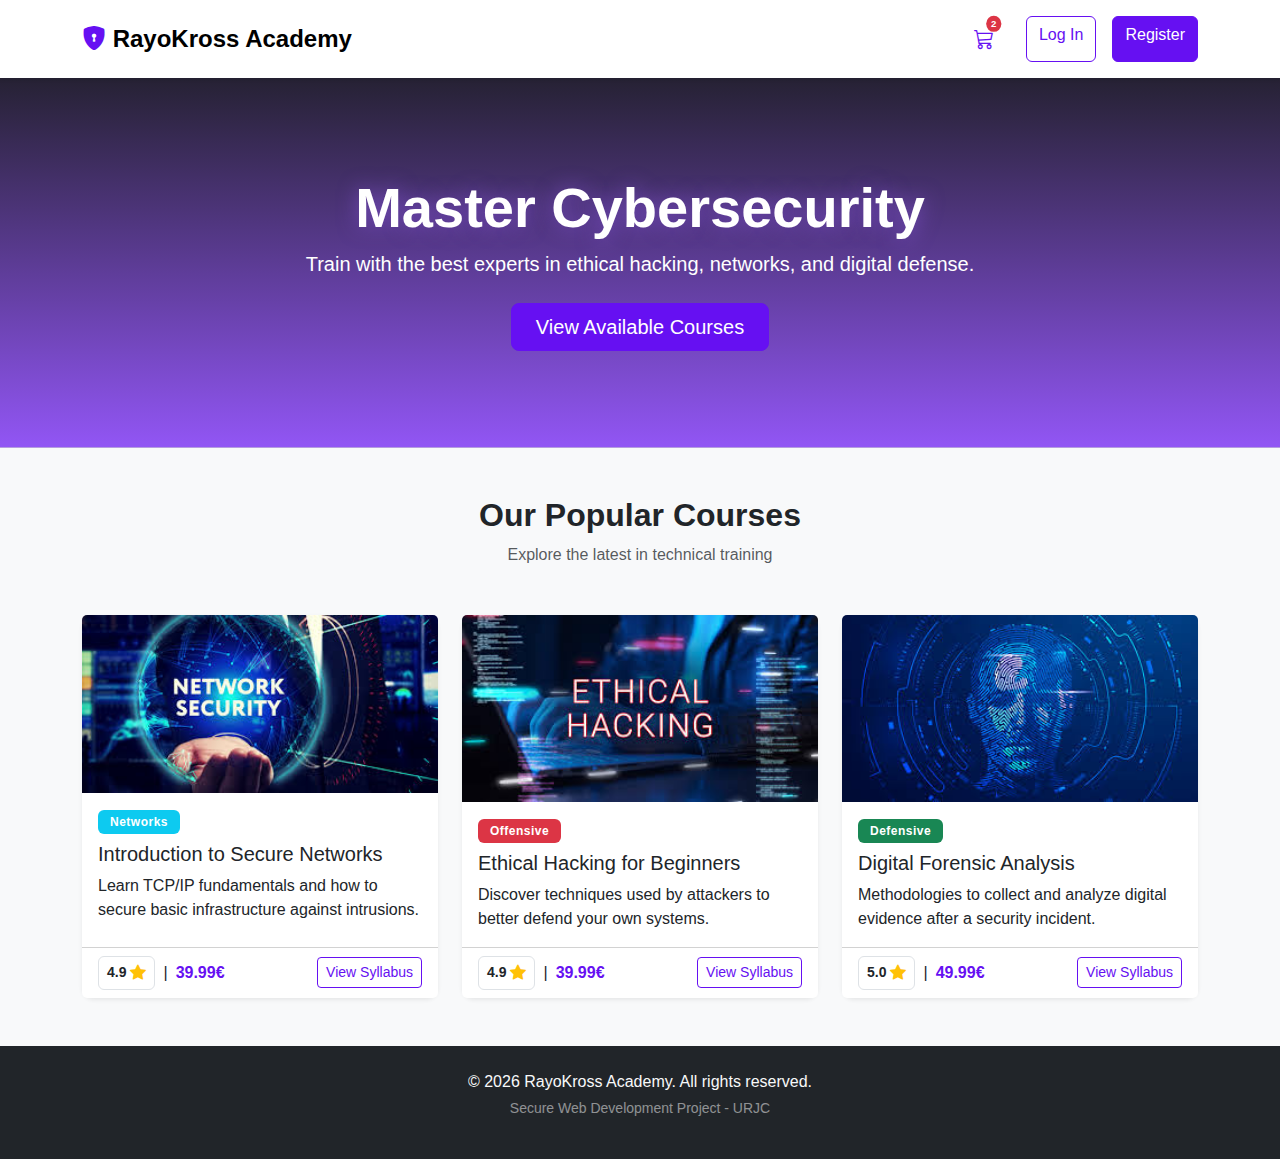
<file: index.html>
<!DOCTYPE html>
<html lang="en">

<head>
    <meta charset="UTF-8">
    <meta name="viewport" content="width=device-width, initial-scale=1.0">
    <title>RayoKross Academy</title>
    <link href="https://cdn.jsdelivr.net/npm/bootstrap@5.3.0/dist/css/bootstrap.min.css" rel="stylesheet">
    <link rel="stylesheet" href="https://cdn.jsdelivr.net/npm/bootstrap-icons@1.11.0/font/bootstrap-icons.css">
    <link rel="stylesheet" href="css/styles.css">
</head>

<body class="d-flex flex-column min-vh-100">
    <nav class="navbar navbar-light bg-white shadow-sm navbar-expand-lg">
        <div class="container">
            <a class="navbar-brand" href="index.html">
                <i class="bi bi-shield-lock-fill text-purple"></i> RayoKross Academy
            </a>
            <button class="navbar-toggler" type="button" data-bs-toggle="collapse" data-bs-target="#navbarNavAltMarkup"
                aria-controls="navbarNavAltMarkup" aria-expanded="false" aria-label="Toggle navigation">
                <span class="navbar-toggler-icon"></span>
            </button>
            <div class="collapse navbar-collapse" id="navbarNavAltMarkup">
                <!--<div class="navbar-nav text-center text-lg-start mb-2 mb-lg-0">
                    <a class="nav-link" href="courses.html">Catalogue</a>
                </div> -->

                <div class="navbar-nav ms-auto d-grid gap-2 d-lg-flex">
                    <a href="cart.html" class="nav-link me-lg-3" aria-label="Ver carrito">
                        <span class="position-relative d-inline-block">
                            <i class="bi bi-cart3 fs-5 text-purple hover-purple-dark"></i>

                            <span
                                class="position-absolute top-0 start-100 translate-middle badge rounded-pill bg-danger"
                                style="font-size: 0.6rem; padding: 0.35em 0.5em;">
                                2
                                <span class="visually-hidden">cursos en el carrito</span>
                            </span>
                        </span>
                    </a>
                    <a class="btn btn-outline-purple me-lg-2" href="login.html">Log In</a>
                    <a class="btn btn-purple" href="register.html">Register</a>
                </div>
            </div>
        </div>
    </nav>

    <header class="hero-overlay-purple text-white text-center py-5">
        <div class="container py-5">
            <h1 class="display-4 fw-bold" style="text-shadow: 0 0 20px rgba(160, 100, 255, 0.5);">Master Cybersecurity
            </h1>
            <p class="lead mb-4">Train with the best experts in ethical hacking, networks, and digital defense.</p>
            <a href="courses.html" class="btn btn-purple btn-lg px-4">View Available Courses</a>
        </div>
    </header>

    <section id="catalogue" class="py-5 flex-grow-1">
        <div class="container">
            <div class="text-center mb-5">
                <h2 class="fw-bold">Our Popular Courses</h2>
                <p class="text-muted">Explore the latest in technical training</p>
            </div>

            <div class="row row-cols-1 row-cols-md-2 row-cols-lg-3 g-4">

                <div class="col">
                    <div class="card h-100 shadow-sm card-hover">
                        <img src="images/Introduction_to_Secure_Networks.jpg" class="card-img-top"
                            alt="Introduction to Secure Networks Course">
                        <div class="card-body">
                            <div class="badge bg-info mb-2">Networks</div>
                            <h5 class="card-title">Introduction to Secure Networks</h5>
                            <p class="card-text">Learn TCP/IP fundamentals and how to secure basic infrastructure
                                against intrusions.</p>
                        </div>
                        <div class="card-footer bg-white d-flex justify-content-between align-items-center">
                            <div class="d-flex align-items-center gap-2">
                                <div class="border rounded px-2 py-1 d-flex align-items-center gap-1">
                                    <span class="fw-bold small text-dark">4.9</span>
                                    <i class="bi bi-star-fill text-warning"></i>
                                </div>
                                |
                                <span class="fw-bold text-purple">39.99€</span>
                            </div>
                            <a href="curseDescription.html" class="btn btn-sm btn-outline-purple">View Syllabus</a>
                        </div>
                    </div>
                </div>

                <div class="col">
                    <div class="card h-100 shadow-sm card-hover">
                        <img src="images/ethical_hacking.jpg" class="card-img-top" alt="Ethical Hacking">
                        <div class="card-body">
                            <div class="badge bg-danger mb-2">Offensive</div>
                            <h5 class="card-title">Ethical Hacking for Beginners</h5>
                            <p class="card-text">Discover techniques used by attackers to better defend your own
                                systems.</p>
                        </div>
                        <div class="card-footer bg-white d-flex justify-content-between align-items-center">
                            <div class="d-flex align-items-center gap-2">
                                <div class="border rounded px-2 py-1 d-flex align-items-center gap-1">
                                    <span class="fw-bold small text-dark">4.9</span>
                                    <i class="bi bi-star-fill text-warning"></i>
                                </div>
                                |
                                <span class="fw-bold text-purple">39.99€</span>
                            </div>
                            <a href="curseDescription.html" class="btn btn-sm btn-outline-purple">View Syllabus</a>
                        </div>
                    </div>
                </div>

                <div class="col">
                    <div class="card h-100 shadow-sm card-hover">
                        <img src="images/forensics.jpg" class="card-img-top" alt="Digital Forensics">
                        <div class="card-body">
                            <div class="badge bg-success mb-2">Defensive</div>
                            <h5 class="card-title">Digital Forensic Analysis</h5>
                            <p class="card-text">Methodologies to collect and analyze digital evidence after a security
                                incident.</p>
                        </div>
                        <div class="card-footer bg-white d-flex justify-content-between align-items-center">
                            <div class="d-flex align-items-center gap-2">
                                <div class="border rounded px-2 py-1 d-flex align-items-center gap-1">
                                    <span class="fw-bold small text-dark">5.0</span>
                                    <i class="bi bi-star-fill text-warning"></i>
                                </div>
                                |
                                <span class="fw-bold text-purple">49.99€</span>
                            </div>
                            <a href="curseDescription.html" class="btn btn-sm btn-outline-purple">View Syllabus</a>
                        </div>
                    </div>
                </div>
            </div>
        </div>
    </section>

    <footer class="text-light py-4 mt-auto">
        <div class="container text-center">
            <p class="mb-1">&copy; 2026 RayoKross Academy. All rights reserved.</p>
            <p class="small text-white-50">Secure Web Development Project - URJC</p>
        </div>
    </footer>

    <script src="https://cdn.jsdelivr.net/npm/bootstrap@5.3.0/dist/js/bootstrap.bundle.min.js"></script>
</body>

</html>
</file>
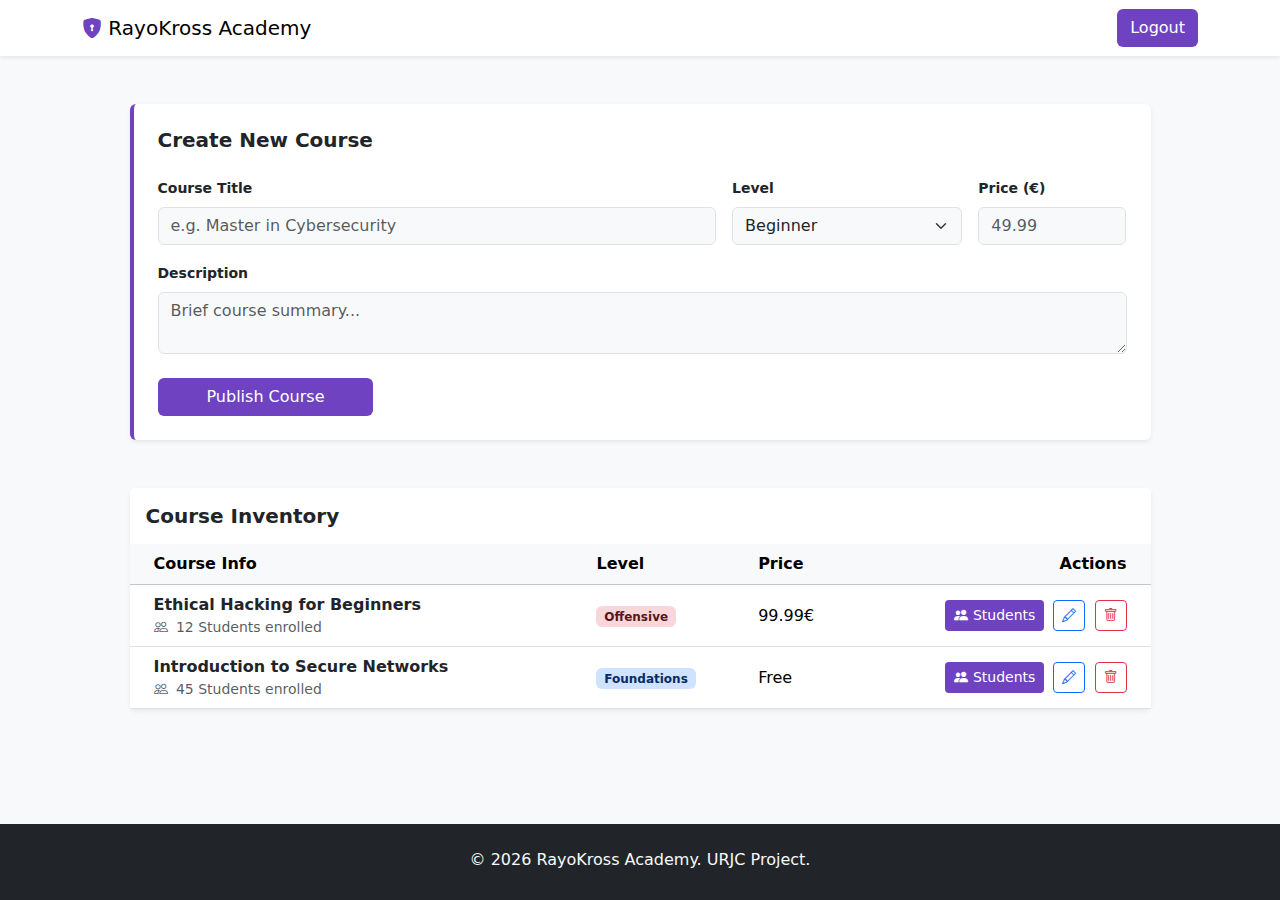
<file: admin_dashboard.html>
<!DOCTYPE html>
<html lang="en">
<head>
    <meta charset="UTF-8">
    <title>Admin Dashboard - RayoKross Academy</title>
    <link href="https://cdn.jsdelivr.net/npm/bootstrap@5.3.0/dist/css/bootstrap.min.css" rel="stylesheet">
    <link rel="stylesheet" href="https://cdn.jsdelivr.net/npm/bootstrap-icons@1.11.3/font/bootstrap-icons.min.css">
    <style>
        :root { --purple: #6f42c1; --purple-light: #f3e5f5; }
        .text-purple { color: var(--purple); }
        .btn-purple { background-color: var(--purple); color: white; }
        .btn-purple:hover { background-color: #59359a; color: white; }
        .btn-outline-purple { border-color: var(--purple); color: var(--purple); }
        .btn-outline-purple:hover { background-color: var(--purple); color: white; }
        .bg-purple-light { background-color: var(--purple-light); }
        .border-purple { border-color: var(--purple) !important; }
        body { background-color: #f8f9fa; }
    </style>
</head>
<body class="d-flex flex-column min-vh-100">

    <nav class="navbar navbar-light bg-white shadow-sm navbar-expand-lg">
        <div class="container">
            <a class="navbar-brand" href="index.html">
                <i class="bi bi-shield-lock-fill text-purple"></i> RayoKross Academy
            </a>
            <div class="navbar-nav ms-auto">
                <a class="btn btn-purple" href="index.html">Logout</a>
            </div>
        </div>
    </nav>

    <main class="container py-5">
        <div class="row justify-content-center">
            <div class="col-lg-11">
                
                <div class="card p-4 shadow-sm border-0 border-start border-4 border-purple mb-5">
                    <h5 class="mb-4 fw-bold text-dark">Create New Course</h5>
                    <form>
                        <div class="row g-3">
                            <div class="col-md-7">
                                <label class="form-label small fw-bold">Course Title</label>
                                <input type="text" class="form-control bg-light" placeholder="e.g. Master in Cybersecurity">
                            </div>
                            <div class="col-md-3">
                                <label class="form-label small fw-bold">Level</label>
                                <select class="form-select bg-light">
                                    <option>Beginner</option>
                                    <option>Intermediate</option>
                                    <option>Advanced</option>
                                </select>
                            </div>
                            <div class="col-md-2">
                                <label class="form-label small fw-bold">Price (€)</label>
                                <input type="number" step="0.01" class="form-control bg-light" placeholder="49.99">
                            </div>
                            <div class="col-12">
                                <label class="form-label small fw-bold">Description</label>
                                <textarea class="form-control bg-light" rows="2" placeholder="Brief course summary..."></textarea>
                            </div>
                        </div>
                        <div class="mt-4">
                            <button type="submit" class="btn btn-purple px-5">Publish Course</button>
                        </div>
                    </form>
                </div>

                <div class="card shadow-sm border-0">
                    <div class="card-header bg-white py-3 border-0">
                        <h5 class="mb-0 fw-bold">Course Inventory</h5>
                    </div>
                    <div class="table-responsive">
                        <table class="table table-hover align-middle mb-0">
                            <thead class="table-light">
                                <tr>
                                    <th class="ps-4">Course Info</th>
                                    <th>Level</th>
                                    <th>Price</th>
                                    <th class="text-end pe-4">Actions</th>
                                </tr>
                            </thead>
                            <tbody>
                                <tr>
                                    <td class="ps-4">
                                        <div class="fw-bold text-dark">Ethical Hacking for Beginners</div>
                                        <div class="text-muted small"><i class="bi bi-people me-1"></i> 12 Students enrolled</div>
                                    </td>
                                    <td><span class="badge bg-danger-subtle text-danger-emphasis">Offensive</span></td>
                                    <td>99.99€</td>
                                    <td class="text-end pe-4">
                                        <button class="btn btn-sm btn-purple me-1" data-bs-toggle="modal" data-bs-target="#courseStudentsModal">
                                            <i class="bi bi-people-fill"></i> Students
                                        </button>
                                        <button class="btn btn-sm btn-outline-primary me-1"><i class="bi bi-pencil"></i></button>
                                        <button class="btn btn-sm btn-outline-danger"><i class="bi bi-trash"></i></button>
                                    </td>
                                </tr>
                                <tr>
                                    <td class="ps-4">
                                        <div class="fw-bold text-dark">Introduction to Secure Networks</div>
                                        <div class="text-muted small"><i class="bi bi-people me-1"></i> 45 Students enrolled</div>
                                    </td>
                                    <td><span class="badge bg-primary-subtle text-primary-emphasis">Foundations</span></td>
                                    <td>Free</td>
                                    <td class="text-end pe-4">
                                        <button class="btn btn-sm btn-purple me-1" data-bs-toggle="modal" data-bs-target="#courseStudentsModal">
                                            <i class="bi bi-people-fill"></i> Students
                                        </button>
                                        <button class="btn btn-sm btn-outline-primary me-1"><i class="bi bi-pencil"></i></button>
                                        <button class="btn btn-sm btn-outline-danger"><i class="bi bi-trash"></i></button>
                                    </td>
                                </tr>
                            </tbody>
                        </table>
                    </div>
                </div>

            </div>
        </div>
    </main>

    <div class="modal fade" id="courseStudentsModal" tabindex="-1" aria-hidden="true">
        <div class="modal-dialog modal-lg modal-dialog-centered">
            <div class="modal-content border-0 shadow-lg">
                <div class="modal-header bg-light border-0">
                    <h5 class="modal-title fw-bold">Student Management</h5>
                    <button type="button" class="btn-close" data-bs-dismiss="modal"></button>
                </div>
                <div class="modal-body p-4">
                    <div class="mb-4">
                        <label class="form-label small fw-bold">Add new student by Email</label>
                        <div class="d-flex gap-2">
                            <input type="email" class="form-control" placeholder="student@urjc.es">
                            <button class="btn btn-purple text-nowrap">Enroll Student</button>
                        </div>
                    </div>
                    
                    <h6 class="fw-bold mb-3">Current Students in this Course</h6>
                    <div class="table-responsive">
                        <table class="table table-sm align-middle">
                            <thead class="text-muted small">
                                <tr>
                                    <th>NAME</th>
                                    <th>EMAIL</th>
                                    <th class="text-end">ACTION</th>
                                </tr>
                            </thead>
                            <tbody>
                                <tr>
                                    <td class="fw-bold">Juan Pérez</td>
                                    <td>juan.perez@urjc.es</td>
                                    <td class="text-end">
                                        <button class="btn btn-sm btn-link text-danger p-0">Unenroll</button>
                                    </td>
                                </tr>
                            </tbody>
                        </table>
                    </div>
                </div>
            </div>
        </div>
    </div>

    <footer class="text-light py-4 mt-auto" style="background-color: #212529;">
        <div class="container text-center">
            <p class="mb-1">&copy; 2026 RayoKross Academy. URJC Project.</p>
        </div>
    </footer>

    <script src="https://cdn.jsdelivr.net/npm/bootstrap@5.3.0/dist/js/bootstrap.bundle.min.js"></script>
</body>
</html>
</file>
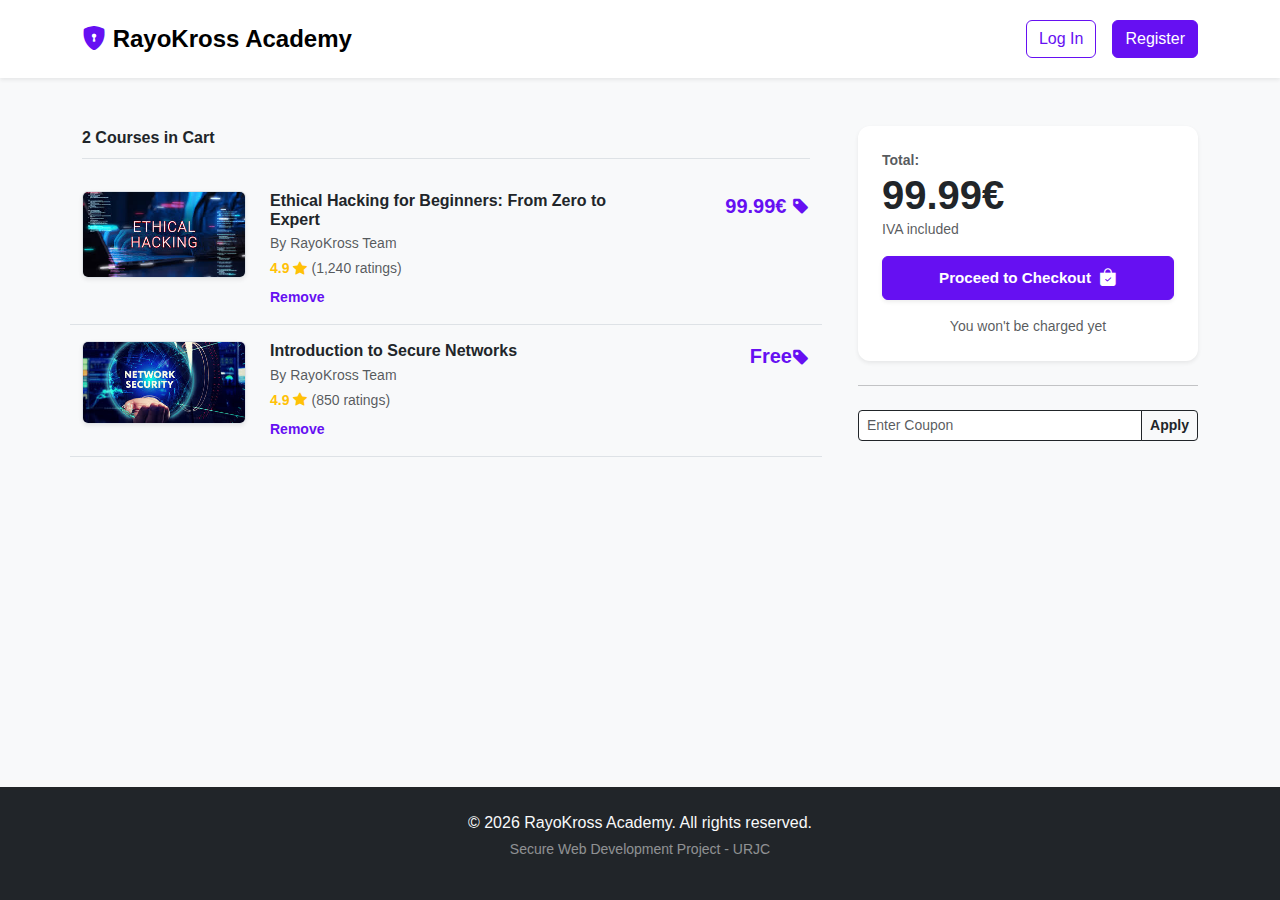
<file: cart.html>
<!DOCTYPE html>
<html lang="en">

<head>
    <meta charset="UTF-8">
    <meta name="viewport" content="width=device-width, initial-scale=1.0">
    <title>Shopping Cart - RayoKross Academy</title>
    <link href="https://cdn.jsdelivr.net/npm/bootstrap@5.3.3/dist/css/bootstrap.min.css" rel="stylesheet">
    <link rel="stylesheet" href="https://cdn.jsdelivr.net/npm/bootstrap-icons@1.11.3/font/bootstrap-icons.min.css">
    <link rel="stylesheet" href="css/styles.css">
</head>

<body class="d-flex flex-column min-vh-100">

    <nav class="navbar navbar-light bg-white shadow-sm navbar-expand-lg">
        <div class="container">
            <a class="navbar-brand" href="index.html">
                <i class="bi bi-shield-lock-fill text-purple"></i> RayoKross Academy
            </a>
            <button class="navbar-toggler" type="button" data-bs-toggle="collapse" data-bs-target="#navbarNavAltMarkup"
                aria-controls="navbarNavAltMarkup" aria-expanded="false" aria-label="Toggle navigation">
                <span class="navbar-toggler-icon"></span>
            </button>
            <div class="collapse navbar-collapse" id="navbarNavAltMarkup">
                <div class="navbar-nav ms-auto d-grid gap-2 d-lg-flex">
                    <a class="btn btn-outline-purple me-lg-2" href="login.html">Log In</a>
                    <a class="btn btn-purple" href="register.html">Register</a>
                </div>
            </div>
        </div>
    </nav>

    <main class="container my-5 flex-grow-1">

        <div class="row g-5">
            <div class="col-lg-8">
                <p class="fw-bold border-bottom pb-2">2 Courses in Cart</p>

                <div class="row py-3 border-bottom align-items-start">
                    <div class="col-md-3 col-4">
                        <img src="images/ethical_hacking.jpg" class="img-fluid rounded border shadow-sm" alt="Ethical Hacking">
                    </div>
                    <div class="col-md-6 col-5">
                        <h6 class="fw-bold mb-1">Ethical Hacking for Beginners: From Zero to Expert</h6>
                        <p class="small text-muted mb-1">By RayoKross Team</p>
                        <div class="d-flex align-items-center mb-2">
                            <span class="fw-bold text-warning small me-1">4.9</span>
                            <i class="bi bi-star-fill text-warning small"></i>
                            <span class="text-muted small ms-1">(1,240 ratings)</span>
                        </div>
                        <div class="d-flex gap-3">
                            <a href="#" class="text-purple small text-decoration-none fw-bold">Remove</a>
                        </div>
                    </div>
                    <div class="col-md-3 col-3 text-end">
                        <div class="text-purple fw-bold fs-5">99.99€ <i class="bi bi-tag-fill small"></i></div>
                    </div>
                </div>

                <div class="row py-3 border-bottom align-items-start">
                    <div class="col-md-3 col-4">
                        <img src="images/Introduction_to_Secure_Networks.jpg" class="img-fluid rounded border shadow-sm" alt="Networks">
                    </div>
                    <div class="col-md-6 col-5">
                        <h6 class="fw-bold mb-1">Introduction to Secure Networks</h6>
                        <p class="small text-muted mb-1">By RayoKross Team</p>
                        <div class="d-flex align-items-center mb-2">
                            <span class="fw-bold text-warning small me-1">4.9</span>
                            <i class="bi bi-star-fill text-warning small"></i>
                            <span class="text-muted small ms-1">(850 ratings)</span>
                        </div>
                        <div class="d-flex gap-3">
                            <a href="#" class="text-purple small text-decoration-none fw-bold">Remove</a>
                        </div>
                    </div>
                    <div class="col-md-3 col-3 text-end">
                        <div class="text-purple fw-bold fs-5">Free<i class="bi bi-tag-fill small"></i></div>
                    </div>
                </div>
            </div>

            <div class="col-lg-4">
    <div class="sticky-top" style="top: 20px;">
        <article class="card h-100 shadow-sm p-2"> <div class="card-body">
                <div class="text-muted fw-bold small">Total:</div>
                <div class="display-6 fw-bold mb-0">99.99€</div> <p class="small text-muted">IVA included</p>
                
                <button class="btn btn-purple w-100 py-2 fw-bold d-flex justify-content-center align-items-center gap-2 shadow-sm mb-3">
                    <span style="font-size: 0.95rem;">Proceed to Checkout</span>
                    <i class="bi bi-bag-check-fill" style="font-size: 1.1rem;"></i>
                </button>
                
                <p class="text-center small text-muted mb-0">You won't be charged yet</p>
            </div>
        </article>               

        <hr class="my-4">

        <div class="input-group mb-3">
            <input type="text" class="form-control border-dark form-control-sm" placeholder="Enter Coupon">
            <button class="btn btn-outline-dark fw-bold btn-sm" type="button">Apply</button>
        </div>
    </div>
</div>
        </div>
    </main>

    <footer class="text-light py-4 mt-auto" style="background-color: #212529;">
        <div class="container text-center">
            <p class="mb-1">&copy; 2026 RayoKross Academy. All rights reserved.</p>
            <p class="small text-white-50">Secure Web Development Project - URJC</p>
        </div>
    </footer>

    <script src="https://cdn.jsdelivr.net/npm/bootstrap@5.3.3/dist/js/bootstrap.bundle.min.js"></script>
</body>

</html>
</file>
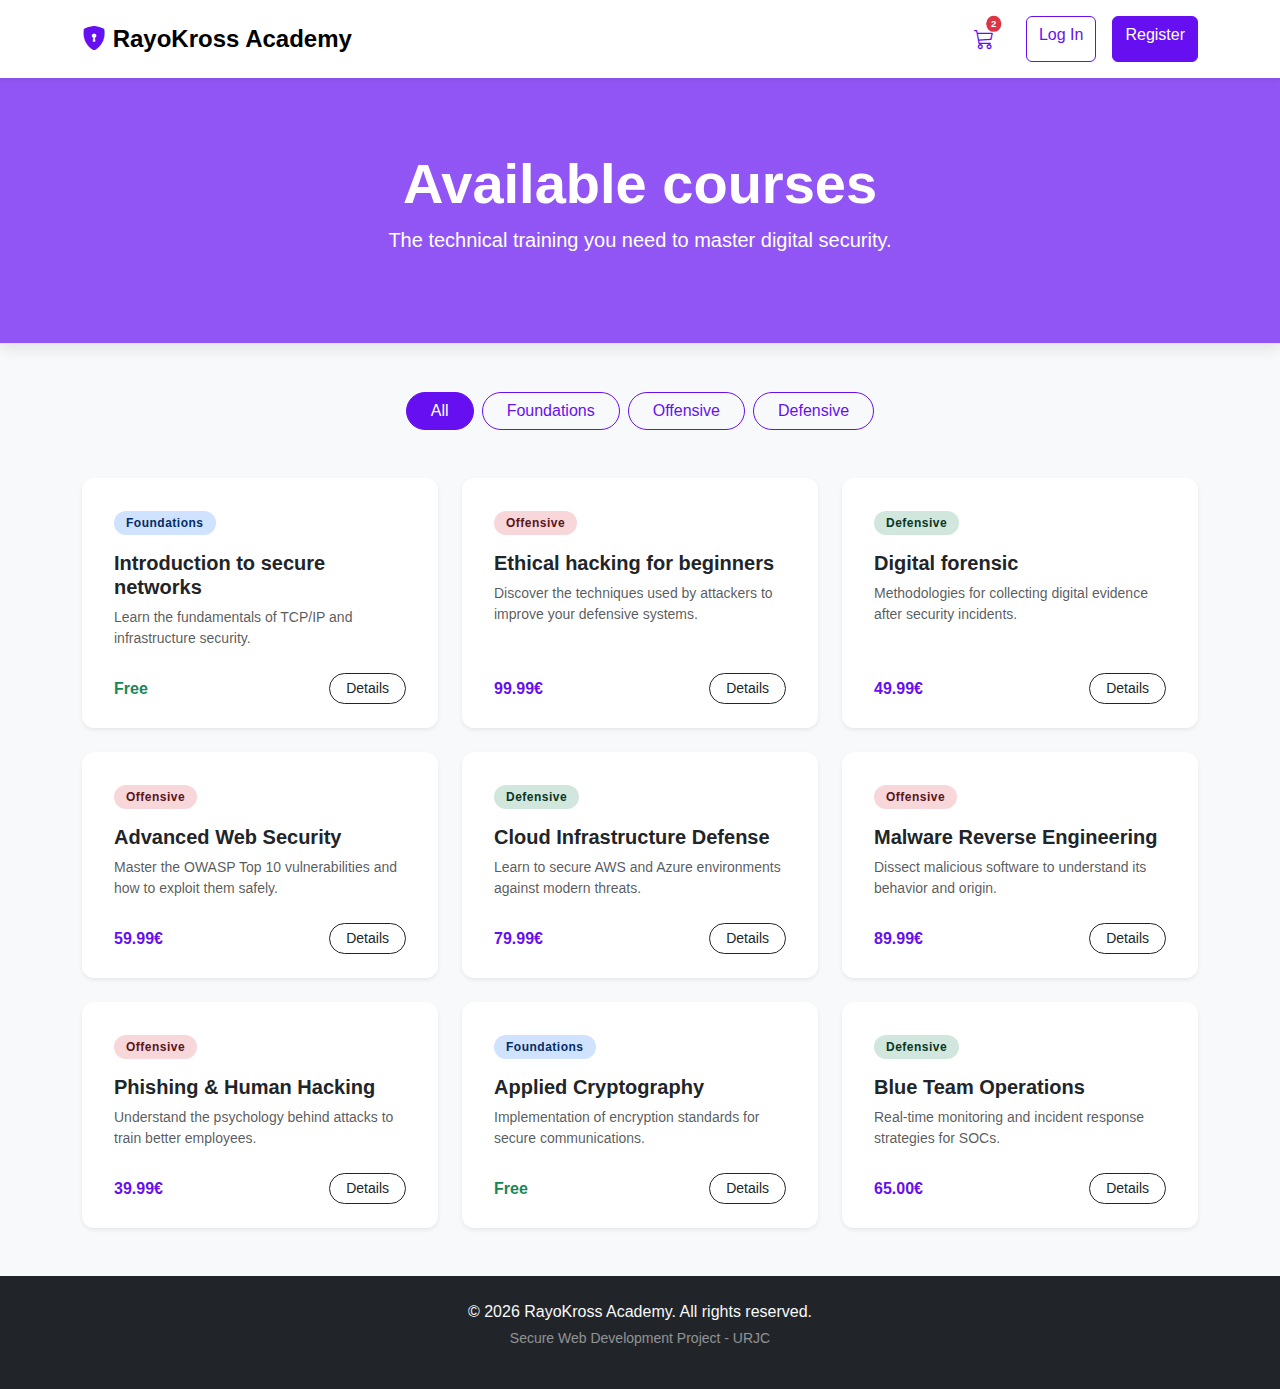
<file: courses.html>
<!DOCTYPE html>
<html lang="es">

<head>
    <meta charset="UTF-8">
    <meta name="viewport" content="width=device-width, initial-scale=1.0">
    <title>Available Courses - RayoKross Academy</title>
    <link href="https://cdn.jsdelivr.net/npm/bootstrap@5.3.3/dist/css/bootstrap.min.css" rel="stylesheet">
    <link rel="stylesheet" href="https://cdn.jsdelivr.net/npm/bootstrap-icons@1.11.3/font/bootstrap-icons.min.css">
    <link rel="stylesheet" href="css/styles.css">
</head>

<body class="min-vh-100">
    <nav class="navbar navbar-light bg-white shadow-sm navbar-expand-lg">
        <div class="container">
            <a class="navbar-brand" href="index.html">
                <i class="bi bi-shield-lock-fill text-purple"></i> RayoKross Academy
            </a>
            <button class="navbar-toggler" type="button" data-bs-toggle="collapse" data-bs-target="#navbarNavAltMarkup"
                aria-controls="navbarNavAltMarkup" aria-expanded="false" aria-label="Toggle navigation">
                <span class="navbar-toggler-icon"></span>
            </button>
            <div class="collapse navbar-collapse" id="navbarNavAltMarkup">
                <div class="navbar-nav ms-auto d-grid gap-2 d-lg-flex">
                    <a href="cart.html" class="nav-link me-lg-3" aria-label="Ver carrito">
                        <span class="position-relative d-inline-block">
                            <i class="bi bi-cart3 fs-5 text-purple hover-purple-dark"></i>

                            <span
                                class="position-absolute top-0 start-100 translate-middle badge rounded-pill bg-danger"
                                style="font-size: 0.6rem; padding: 0.35em 0.5em;">
                                2
                                <span class="visually-hidden">cursos en el carrito</span>
                            </span>
                        </span>
                    </a>
                    <a class="btn btn-outline-purple me-lg-2" href="login.html">Log In</a>
                    <a class="btn btn-purple" href="register.html">Register</a>
                </div>
            </div>
        </div>
    </nav>


    <header class="course-banner text-center py-5 border-bottom">
        <div class="container py-4">
            <h1 class="display-4 fw-bold text-white">Available courses</h1>
            <p class="lead text-white">The technical training you need to master digital security.</p>
        </div>
    </header>

    <main class="py-5">
        <div class="container">

            <div class="d-flex justify-content-center gap-2 mb-5 flex-wrap gap-2 mb-5 w-100 px-2">
                <button class="btn btn-purple rounded-pill px-4">All</button>
                <button class="btn btn-outline-purple rounded-pill px-4">Foundations</button>
                <button class="btn btn-outline-purple rounded-pill px-4">Offensive</button>
                <button class="btn btn-outline-purple rounded-pill px-4">Defensive</button>
            </div>

            <div class="row g-4" id="catalogo">

                <div class="col-md-4">
                    <article class="card h-100 shadow-sm card-hover p-3">
                        <div class="card-body">
                            <span
                                class="badge bg-primary-subtle text-primary-emphasis mb-3 rounded-pill">Foundations</span>
                            <h5 class="card-title fw-bold">Introduction to secure networks</h5>
                            <p class="card-text text-muted small">Learn the fundamentals of TCP/IP and infrastructure
                                security.</p>
                        </div>
                        <div
                            class="card-footer bg-transparent border-0 d-flex justify-content-between align-items-center">
                            <span class="fw-bold text-success">Free</span>
                            <a href="curseDescription.html"
                                class="btn btn-outline-dark btn-sm px-3 rounded-pill">Details</a>
                        </div>
                    </article>
                </div>

                <div class="col-md-4">
                    <article class="card h-100 shadow-sm card-hover p-3">
                        <div class="card-body">
                            <span class="badge bg-danger-subtle text-danger-emphasis mb-3 rounded-pill">Offensive</span>
                            <h5 class="card-title fw-bold">Ethical hacking for beginners</h5>
                            <p class="card-text text-muted small">Discover the techniques used by attackers to improve
                                your defensive systems.</p>
                        </div>
                        <div
                            class="card-footer bg-transparent border-0 d-flex justify-content-between align-items-center">
                            <span class="fw-bold text-purple">99.99€</span>
                            <a href="curseDescription.html"
                                class="btn btn-outline-dark btn-sm px-3 rounded-pill">Details</a>
                        </div>
                    </article>
                </div>

                <div class="col-md-4">
                    <article class="card h-100 shadow-sm card-hover p-3">
                        <div class="card-body">
                            <span
                                class="badge bg-success-subtle text-success-emphasis mb-3 rounded-pill">Defensive</span>
                            <h5 class="card-title fw-bold">Digital forensic</h5>
                            <p class="card-text text-muted small">Methodologies for collecting digital evidence after
                                security incidents.</p>
                        </div>
                        <div
                            class="card-footer bg-transparent border-0 d-flex justify-content-between align-items-center">
                            <span class="fw-bold text-purple">49.99€</span>
                            <a href="curseDescription.html"
                                class="btn btn-outline-dark btn-sm px-3 rounded-pill">Details</a>
                        </div>
                    </article>
                </div>

                <div class="col-md-4">
                    <article class="card h-100 shadow-sm card-hover p-3">
                        <div class="card-body">
                            <span class="badge bg-danger-subtle text-danger-emphasis mb-3 rounded-pill">Offensive</span>
                            <h5 class="card-title fw-bold">Advanced Web Security</h5>
                            <p class="card-text text-muted small">Master the OWASP Top 10 vulnerabilities and how to
                                exploit them safely.</p>
                        </div>
                        <div
                            class="card-footer bg-transparent border-0 d-flex justify-content-between align-items-center">
                            <span class="fw-bold text-purple">59.99€</span>
                            <a href="curseDescription.html"
                                class="btn btn-outline-dark btn-sm px-3 rounded-pill">Details</a>
                        </div>
                    </article>
                </div>
                <div class="col-md-4">
                    <article class="card h-100 shadow-sm card-hover p-3">
                        <div class="card-body">
                            <span
                                class="badge bg-success-subtle text-success-emphasis mb-3 rounded-pill">Defensive</span>
                            <h5 class="card-title fw-bold">Cloud Infrastructure Defense</h5>
                            <p class="card-text text-muted small">Learn to secure AWS and Azure environments against
                                modern threats.</p>
                        </div>
                        <div
                            class="card-footer bg-transparent border-0 d-flex justify-content-between align-items-center">
                            <span class="fw-bold text-purple">79.99€</span>
                            <a href="curseDescription.html"
                                class="btn btn-outline-dark btn-sm px-3 rounded-pill">Details</a>
                        </div>
                    </article>
                </div>
                <div class="col-md-4">
                    <article class="card h-100 shadow-sm card-hover p-3">
                        <div class="card-body">
                            <span class="badge bg-danger-subtle text-danger-emphasis mb-3 rounded-pill">Offensive</span>
                            <h5 class="card-title fw-bold">Malware Reverse Engineering</h5>
                            <p class="card-text text-muted small">Dissect malicious software to understand its behavior
                                and origin.</p>
                        </div>
                        <div
                            class="card-footer bg-transparent border-0 d-flex justify-content-between align-items-center">
                            <span class="fw-bold text-purple">89.99€</span>
                            <a href="curseDescription.html"
                                class="btn btn-outline-dark btn-sm px-3 rounded-pill">Details</a>
                        </div>
                    </article>
                </div>
                <div class="col-md-4">
                    <article class="card h-100 shadow-sm card-hover p-3">
                        <div class="card-body">
                            <span class="badge bg-danger-subtle text-danger-emphasis mb-3 rounded-pill">Offensive</span>
                            <h5 class="card-title fw-bold">Phishing & Human Hacking</h5>
                            <p class="card-text text-muted small">Understand the psychology behind attacks to train
                                better employees.</p>
                        </div>
                        <div
                            class="card-footer bg-transparent border-0 d-flex justify-content-between align-items-center">
                            <span class="fw-bold text-purple">39.99€</span>
                            <a href="curseDescription.html"
                                class="btn btn-outline-dark btn-sm px-3 rounded-pill">Details</a>
                        </div>
                    </article>
                </div>
                <div class="col-md-4">
                    <article class="card h-100 shadow-sm card-hover p-3">
                        <div class="card-body">
                            <span
                                class="badge bg-primary-subtle text-primary-emphasis mb-3 rounded-pill">Foundations</span>
                            <h5 class="card-title fw-bold">Applied Cryptography</h5>
                            <p class="card-text text-muted small">Implementation of encryption standards for secure
                                communications.</p>
                        </div>
                        <div
                            class="card-footer bg-transparent border-0 d-flex justify-content-between align-items-center">
                            <span class="fw-bold text-success">Free</span>
                            <a href="curseDescription.html"
                                class="btn btn-outline-dark btn-sm px-3 rounded-pill">Details</a>
                        </div>
                    </article>
                </div>
                <div class="col-md-4">
                    <article class="card h-100 shadow-sm card-hover p-3">
                        <div class="card-body">
                            <span
                                class="badge bg-success-subtle text-success-emphasis mb-3 rounded-pill">Defensive</span>
                            <h5 class="card-title fw-bold">Blue Team Operations</h5>
                            <p class="card-text text-muted small">Real-time monitoring and incident response strategies
                                for SOCs.</p>
                        </div>
                        <div
                            class="card-footer bg-transparent border-0 d-flex justify-content-between align-items-center">
                            <span class="fw-bold text-purple">65.00€</span>
                            <a href="curseDescription.html"
                                class="btn btn-outline-dark btn-sm px-3 rounded-pill">Details</a>
                        </div>
                    </article>
                </div>
            </div>

        </div>
    </main>

    <footer class="text-light py-4 mt-auto">
        <div class="container text-center">
            <p class="mb-1">&copy; 2026 RayoKross Academy. All rights reserved.</p>
            <p class="small text-white-50">Secure Web Development Project - URJC</p>
        </div>
    </footer>

    <script src="https://cdn.jsdelivr.net/npm/bootstrap@5.3.3/dist/js/bootstrap.bundle.min.js"></script>
</body>

</html>
</file>
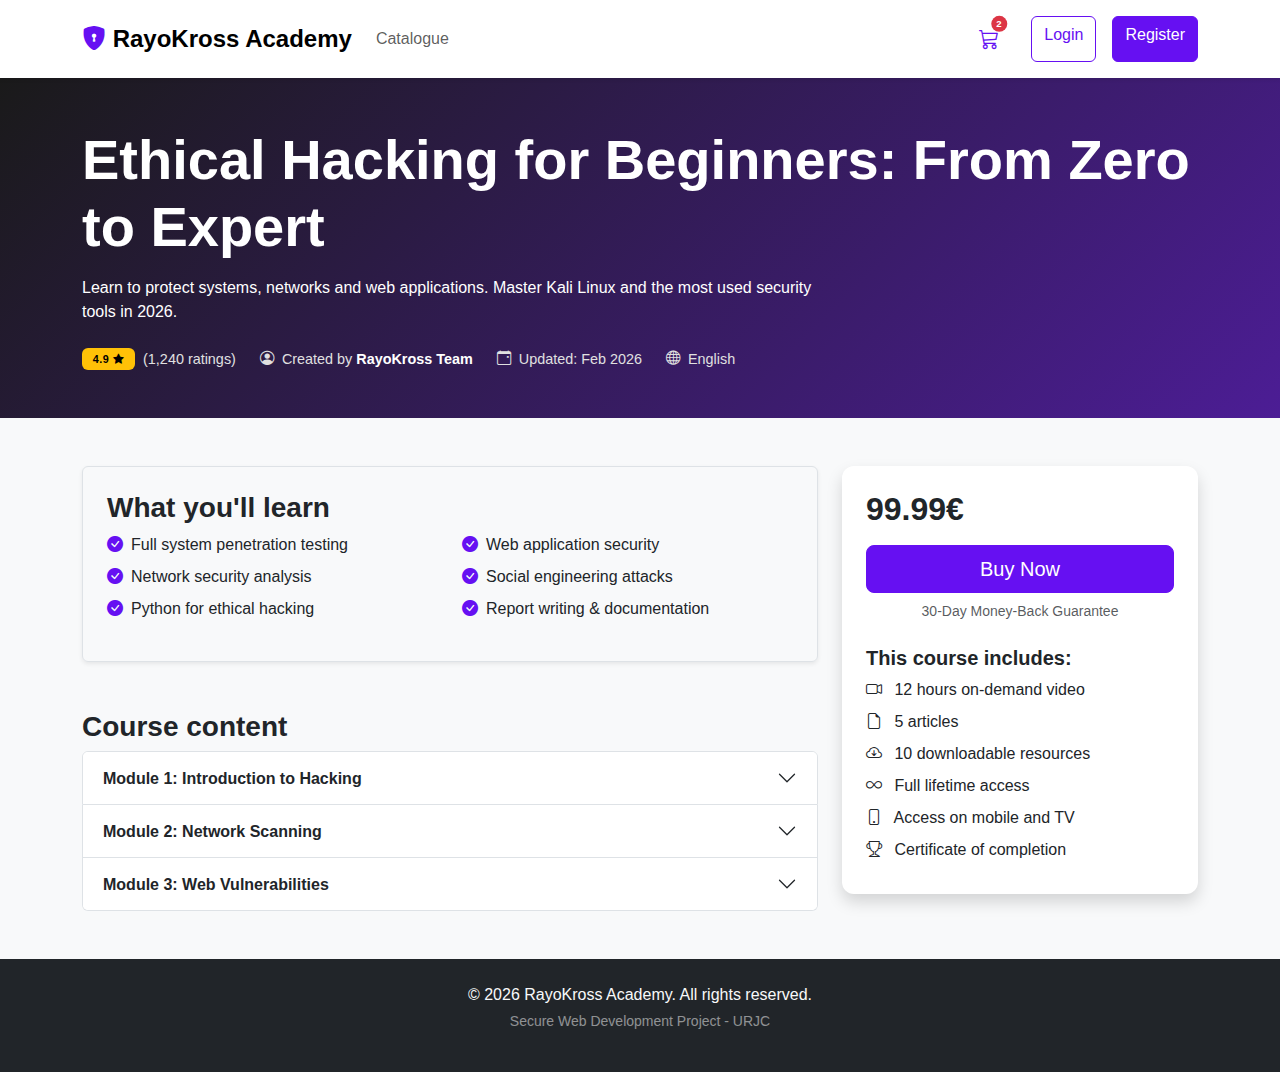
<file: curseDescription.html>
<!doctype html>
<html lang="en">

<head>
    <meta charset="utf-8" />
    <meta name="viewport" content="width=device-width, initial-scale=1" />
    <title>Curse Description</title>
    <link href="https://cdn.jsdelivr.net/npm/bootstrap@5.3.3/dist/css/bootstrap.min.css" rel="stylesheet" />
    <link type="text/css" rel="stylesheet" href="css/styles.css" />
    <link rel="stylesheet" href="https://cdn.jsdelivr.net/npm/bootstrap-icons@1.11.3/font/bootstrap-icons.min.css" />
</head>

<body>
    <nav class="navbar navbar-light bg-white shadow-sm navbar-expand-lg">
        <div class="container">
            <a class="navbar-brand" href="index.html">
                <i class="bi bi-shield-lock-fill text-purple"></i> RayoKross Academy
            </a>
            <button class="navbar-toggler" type="button" data-bs-toggle="collapse" data-bs-target="#navbarNavAltMarkup"
                aria-controls="navbarNavAltMarkup" aria-expanded="false" aria-label="Toggle navigation">
                <span class="navbar-toggler-icon"></span>
            </button>
            <div class="collapse navbar-collapse" id="navbarNavAltMarkup">
                <div class="navbar-nav text-center text-lg-start mb-2 mb-lg-0">
                    <a class="nav-link" href="courses.html">Catalogue</a>
                </div>
                <div class="navbar-nav ms-auto d-grid gap-2 d-lg-flex">
                    <a href="cart.html" class="nav-link me-lg-3" aria-label="Ver carrito">
                        <span class="position-relative d-inline-block">
                            <i class="bi bi-cart3 fs-5 text-purple hover-purple-dark"></i>

                            <span
                                class="position-absolute top-0 start-100 translate-middle badge rounded-pill bg-danger"
                                style="font-size: 0.6rem; padding: 0.35em 0.5em;">
                                2
                                <span class="visually-hidden">cursos en el carrito</span>
                            </span>
                        </span>
                    </a>
                    <a class="btn btn-outline-purple me-lg-2" href="login.html">Login</a>
                    <a class="btn btn-purple" href="register.html">Register</a>
                </div>
            </div>
        </div>
    </nav>

    <header class="course-hero">
        <div class="container">

            <h1 class="display-4 fw-bold mb-3">Ethical Hacking for Beginners: From Zero to Expert</h1>

            <p class="mb-4 col-lg-8">Learn to protect systems, networks and web applications. Master Kali Linux and the
                most used security tools in 2026.</p>

            <div class="d-flex flex-wrap align-items-center gap-4 hero-details">

                <div class="d-flex align-items-center">
                    <span class="badge badge-warning me-2">4.9 <i class="bi bi-star-fill"></i></span>
                    <span>(1,240 ratings)</span>
                </div>

                <div class="d-flex align-items-center">
                    <i class="bi bi-person-circle me-2"></i>
                    Created by <span class="text-white fw-bold ms-1">RayoKross Team</span>
                </div>

                <div class="d-flex align-items-center">
                    <i class="bi bi-calendar-event me-2"></i>
                    <span>Updated: Feb 2026</span>
                </div>

                <div class="d-flex align-items-center">
                    <i class="bi bi-globe me-2"></i>
                    <span>English</span>
                </div>
            </div>
        </div>
    </header>

    <div class="container py-5">
        <div class="row">

            <div class="col-lg-8">

                <div class="border p-4 mb-5 rounded shadow-sm">
                    <h3><strong>What you'll learn</strong></h3>
                    <div class="row">
                        <div class="col-md-6">
                            <ul class="list-unstyled">
                                <li class="mb-2"><i class="bi bi-check-circle-fill text-purple me-2"></i>Full system
                                    penetration testing</li>
                                <li class="mb-2"><i class="bi bi-check-circle-fill text-purple me-2"></i>Network
                                    security analysis</li>
                                <li class="mb-2"><i class="bi bi-check-circle-fill text-purple me-2"></i>Python for
                                    ethical hacking</li>
                            </ul>
                        </div>
                        <div class="col-md-6">
                            <ul class="list-unstyled">
                                <li class="mb-2"><i class="bi bi-check-circle-fill text-purple me-2"></i>Web application
                                    security</li>
                                <li class="mb-2"><i class="bi bi-check-circle-fill text-purple me-2"></i>Social
                                    engineering attacks</li>
                                <li class="mb-2"><i class="bi bi-check-circle-fill text-purple me-2"></i>Report writing
                                    & documentation</li>
                            </ul>
                        </div>
                    </div>
                </div>

                <h3><strong>Course content</strong></h3>

                <div class="accordion" id="accordionExample">
                    <div class="accordion-item">
                        <h2 class="accordion-header">
                            <button class="accordion-button collapsed" type="button" data-bs-toggle="collapse"
                                data-bs-target="#collapseOne" aria-expanded="false" aria-controls="collapseOne">
                                <strong>Module 1: Introduction to Hacking</strong>
                            </button>
                        </h2>
                        <div id="collapseOne" class="accordion-collapse collapse" data-bs-parent="#accordionExample">
                            <div class="accordion-body">
                                <ul class="list-group list-group-flush">
                                    <li class="list-group-item"><i
                                            class="bi bi-play-circle me-2 text-purple"></i>Welcome to the
                                        course (5:00)</li>
                                    <li class="list-group-item"><i
                                            class="bi bi-play-circle me-2 text-purple"></i>Setting up the lab
                                        (15:00)</li>
                                    <li class="list-group-item"><i
                                            class="bi bi-file-text me-2 text-purple"></i>Important
                                        terminology</li>
                                </ul>
                            </div>
                        </div>
                    </div>
                    <div class="accordion-item">
                        <h2 class="accordion-header">
                            <button class="accordion-button collapsed" type="button" data-bs-toggle="collapse"
                                data-bs-target="#collapseTwo" aria-expanded="false" aria-controls="collapseTwo">
                                <strong>Module 2: Network Scanning</strong>
                            </button>
                        </h2>
                        <div id="collapseTwo" class="accordion-collapse collapse" data-bs-parent="#accordionExample">
                            <div class="accordion-body">
                                <ul class="list-group list-group-flush">
                                    <li class="list-group-item"><i class="bi bi-play-circle me-2 text-purple"></i>Using
                                        Nmap (20:00)
                                    </li>
                                    <li class="list-group-item"><i
                                            class="bi bi-play-circle me-2 text-purple"></i>Wireshark basics
                                        (12:00)</li>
                                </ul>
                            </div>
                        </div>
                    </div>
                    <div class="accordion-item">
                        <h2 class="accordion-header">
                            <button class="accordion-button collapsed" type="button" data-bs-toggle="collapse"
                                data-bs-target="#collapseThree" aria-expanded="false" aria-controls="collapseThree">
                                <strong>Module 3: Web Vulnerabilities</strong>
                            </button>
                        </h2>
                        <div id="collapseThree" class="accordion-collapse collapse" data-bs-parent="#accordionExample">
                            <div class="accordion-body">
                                <ul class="list-group list-group-flush">
                                    <li class="list-group-item"><i class="bi bi-play-circle me-2 text-purple"></i>SQL
                                        Injection
                                        (25:00)</li>
                                    <li class="list-group-item"><i class="bi bi-play-circle me-2 text-purple"></i>XSS
                                        Attacks
                                        (18:00)</li>
                                </ul>
                            </div>
                        </div>
                    </div>
                </div>
            </div>
            <div class="col-lg-4">
                <div class="card shadow border-0" style="z-index: 1000;">

                    <div class="card-body p-4">

                        <div class="d-flex align-items-center mb-3">
                            <h2 class="fw-bold mb-0 me-2">99.99€</h2>

                        </div>



                        <a href="#" class="btn btn-purple w-100 btn-lg mb-2">Buy Now</a>

                        <p class="text-center text-muted small mb-4">30-Day Money-Back Guarantee</p>

                        <h5><strong>This course includes:</strong></h5>
                        <ul class="list-unstyled mb-0">
                            <li class="mb-2"><i class="bi bi-camera-video me-2"></i> 12 hours on-demand video</li>
                            <li class="mb-2"><i class="bi bi-file-earmark me-2"></i> 5 articles</li>
                            <li class="mb-2"><i class="bi bi-cloud-arrow-down me-2"></i> 10 downloadable resources</li>
                            <li class="mb-2"><i class="bi bi-infinity me-2"></i> Full lifetime access</li>
                            <li class="mb-2"><i class="bi bi-phone me-2"></i> Access on mobile and TV</li>
                            <li class="mb-2"><i class="bi bi-trophy me-2"></i> Certificate of completion</li>
                        </ul>
                    </div>
                </div>
            </div>

        </div>

    </div>

    <footer class="text-light py-4 mt-auto" style="background-color: #212529;">
        <div class="container text-center">
            <p class="mb-1">&copy; 2026 RayoKross Academy. All rights reserved.</p>
            <p class="small text-white-50">Secure Web Development Project - URJC</p>
        </div>
    </footer>

    <script src="https://cdn.jsdelivr.net/npm/bootstrap@5.3.3/dist/js/bootstrap.bundle.min.js"></script>
</body>

</html>
</file>
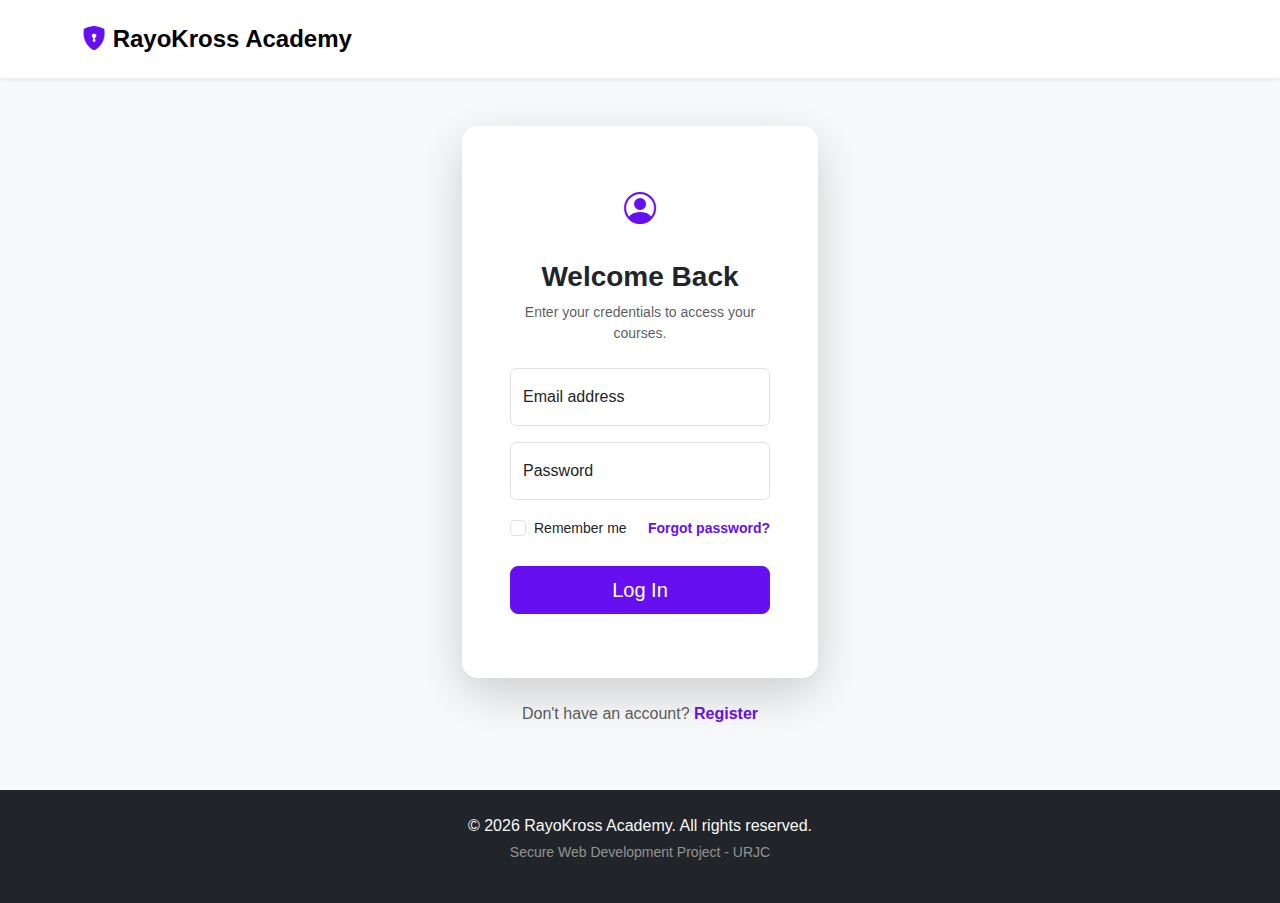
<file: login.html>
<!DOCTYPE html>
<html lang="en">
<head>
    <meta charset="UTF-8">
    <meta name="viewport" content="width=device-width, initial-scale=1.0">
    <title>Login - RayoKross Academy</title>
    <link href="https://cdn.jsdelivr.net/npm/bootstrap@5.3.0/dist/css/bootstrap.min.css" rel="stylesheet">
    <link rel="stylesheet" href="https://cdn.jsdelivr.net/npm/bootstrap-icons@1.11.0/font/bootstrap-icons.css">
    <link rel="stylesheet" href="css/styles.css">
</head>

<body class="d-flex flex-column min-vh-100 bg-purple-light">

    <nav class="navbar navbar-light bg-white shadow-sm">
        <div class="container">
            <a class="navbar-brand" href="index.html">
                <i class="bi bi-shield-lock-fill text-purple"></i> RayoKross Academy
            </a>
        </div>
    </nav>

    <div class="container d-flex flex-column justify-content-center flex-grow-1 py-5">
        <div class="row justify-content-center">
            <div class="col-md-6 col-lg-5 col-xl-4">
                
                <div class="card border-0 shadow-lg rounded-4">
                    <div class="card-body p-5">
                        
                        <div class="text-center mb-4">
                            <div class="bg-purple-light rounded-circle d-inline-flex p-3 mb-3">
                                <i class="bi bi-person-circle text-purple h2 mb-0"></i>
                            </div>
                            <h3 class="fw-bold">Welcome Back</h3>
                            <p class="text-muted small">Enter your credentials to access your courses.</p>
                        </div>

                        <form>
                            <div class="form-floating mb-3">
                                <input type="email" class="form-control" id="floatingInput" placeholder="name@example.com">
                                <label for="floatingInput">Email address</label>
                            </div>

                            <div class="form-floating mb-3">
                                <input type="password" class="form-control" id="floatingPassword" placeholder="Password">
                                <label for="floatingPassword">Password</label>
                            </div>

                            <div class="d-flex justify-content-between align-items-center mb-4">
                                <div class="form-check">
                                    <input class="form-check-input" type="checkbox" id="rememberMe">
                                    <label class="form-check-label small" for="rememberMe">Remember me</label>
                                </div>
                                <a href="#" class="small text-purple text-decoration-none fw-bold">Forgot password?</a>
                            </div>

                            <button type="submit" class="btn btn-purple w-100 py-2 fs-5 rounded-3 mb-3">Log In</button>
                        </form>
                    </div>
                </div>

                <div class="text-center mt-4">
                    <p class="text-muted">Don't have an account? 
                        <a href="register.html" class="text-purple fw-bold text-decoration-none">Register</a>
                    </p>
                </div>

            </div>
        </div>
    </div>

    <footer class="text-light py-4 mt-auto">
        <div class="container text-center">
            <p class="mb-1">&copy; 2026 RayoKross Academy. All rights reserved.</p>
            <p class="small text-white-50">Secure Web Development Project - URJC</p>
        </div>
    </footer>

    <script src="https://cdn.jsdelivr.net/npm/bootstrap@5.3.0/dist/js/bootstrap.bundle.min.js"></script>
</body>
</html>
</file>
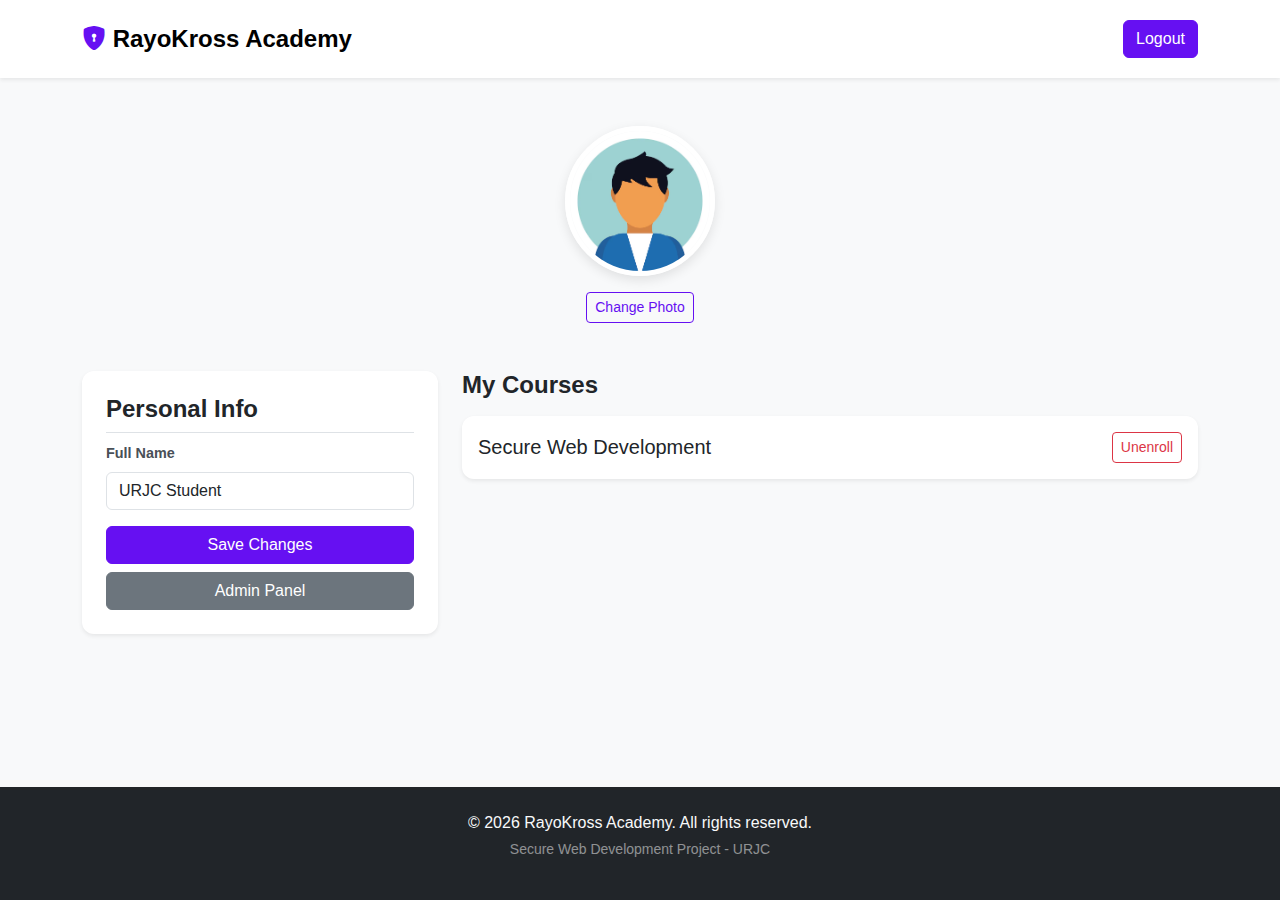
<file: perfil.html>
<!DOCTYPE html>
<html lang="en">
<head>
    <meta charset="UTF-8">
    <meta name="viewport" content="width=device-width, initial-scale=1.0">
    <title>My Profile - RayoKross Academy</title>
    <link href="https://cdn.jsdelivr.net/npm/bootstrap@5.3.0/dist/css/bootstrap.min.css" rel="stylesheet">
    <link rel="stylesheet" href="https://cdn.jsdelivr.net/npm/bootstrap-icons@1.11.3/font/bootstrap-icons.min.css">
    <link rel="stylesheet" href="css/styles.css">
</head>
<body class="d-flex flex-column min-vh-100">

    <nav class="navbar navbar-light bg-white shadow-sm navbar-expand-lg">
        <div class="container">
            <a class="navbar-brand" href="index.html">
                <i class="bi bi-shield-lock-fill text-purple"></i> RayoKross Academy
            </a>
            <div class="navbar-nav ms-auto">
                <a class="btn btn-purple" href="index.html">Logout</a>
            </div>
        </div>
    </nav>

    <main class="container mt-5 mb-5">
        <div class="row">
            <div class="col-12 text-center mb-5">
                <img src="images/perfil-avatar-hombre-icono-redondo_24640-14044.jpg.avif" class="img-avatar" alt="User Avatar">
                <div class="mt-3">
                    <label for="profilePhoto" class="btn btn-sm btn-outline-purple">Change Photo</label>
                    <input type="file" id="profilePhoto" hidden>
                </div>
            </div>

            <div class="col-lg-4">
                <div class="card p-4 shadow-sm mb-4">
                    <h4 class="border-bottom pb-2 fw-bold">Personal Info</h4>
                    <form>
                        <div class="mb-3">
                            <label class="form-label">Full Name</label>
                            <input type="text" class="form-control" value="URJC Student">
                        </div>
                        
                        <div class="d-grid gap-2">
                            <button type="submit" class="btn btn-purple w-100">Save Changes</button>
                            <a href="admin_dashboard.html" class="btn btn-secondary w-100">Admin Panel</a>
                        </div>
                        
                    </form>
                </div>
            </div>

            <div class="col-lg-8">
                <h4 class="mb-3 fw-bold">My Courses</h4>
                <div class="card p-3 shadow-sm border-0">
                    <div class="d-flex align-items-center justify-content-between">
                        <h5 class="mb-0">Secure Web Development</h5>
                        <button class="btn btn-outline-danger btn-sm">Unenroll</button>
                    </div>
                </div>
            </div>
        </div>
    </main>

    <footer class=" text-light py-4 mt-auto">
        <div class="container text-center">
            <p class="mb-1">&copy; 2026 RayoKross Academy. All rights reserved.</p>
            <p class="small text-white-50">Secure Web Development Project - URJC</p>
        </div>
    </footer>

    <script src="https://cdn.jsdelivr.net/npm/bootstrap@5.3.0/dist/js/bootstrap.bundle.min.js"></script>
</body>
</html>
</file>
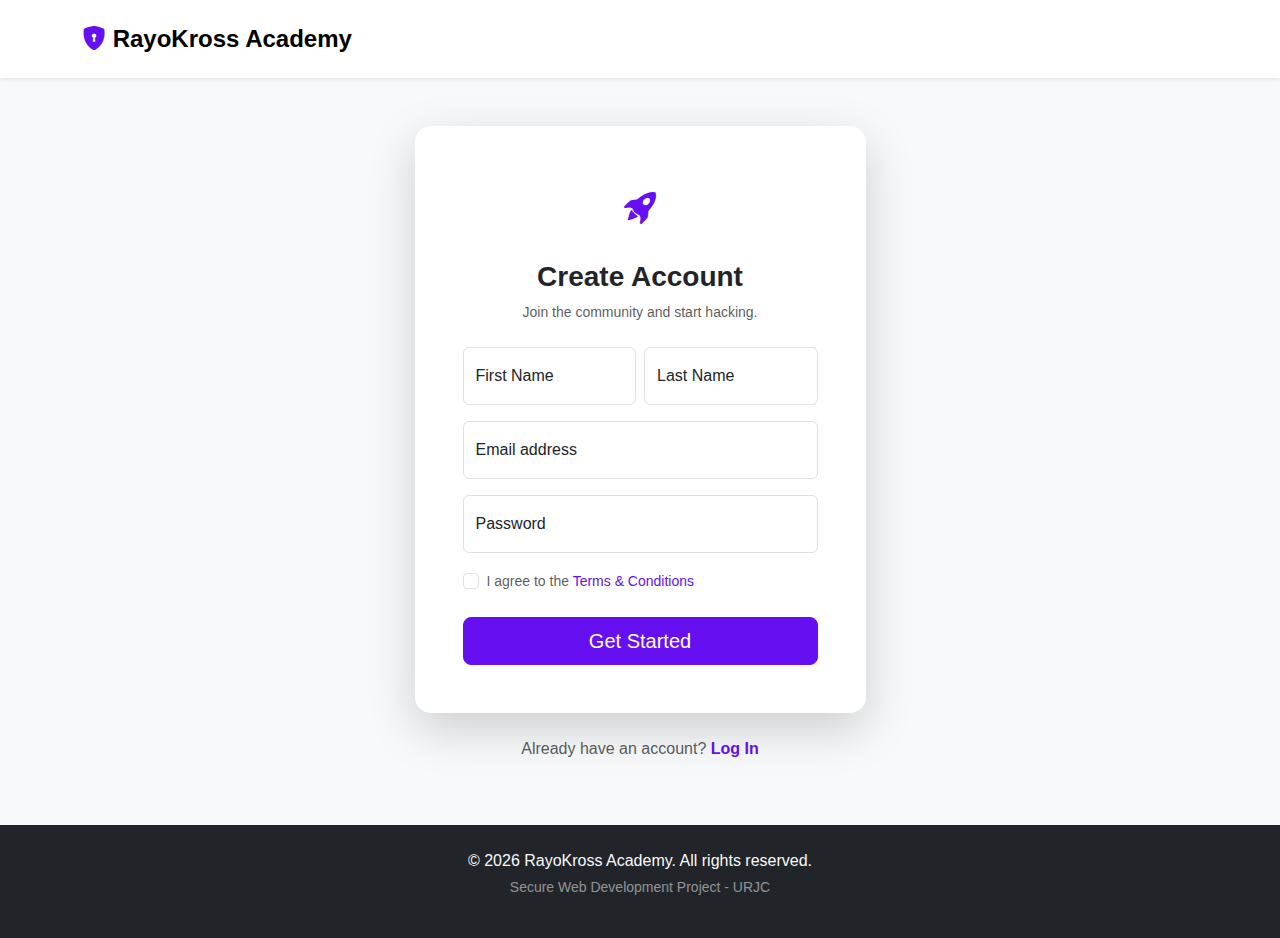
<file: register.html>
<!DOCTYPE html>
<html lang="en">
<head>
    <meta charset="UTF-8">
    <meta name="viewport" content="width=device-width, initial-scale=1.0">
    <title>Register - RayoKross Academy</title>
    <link href="https://cdn.jsdelivr.net/npm/bootstrap@5.3.0/dist/css/bootstrap.min.css" rel="stylesheet">
    <link rel="stylesheet" href="https://cdn.jsdelivr.net/npm/bootstrap-icons@1.11.0/font/bootstrap-icons.css">
    <link rel="stylesheet" href="css/styles.css">
</head>

<body class="d-flex flex-column min-vh-100 bg-purple-light">

    <nav class="navbar navbar-light bg-white shadow-sm">
        <div class="container">
            <a class="navbar-brand" href="index.html">
                <i class="bi bi-shield-lock-fill text-purple"></i> RayoKross Academy
            </a>
        </div>
    </nav>

    <div class="container d-flex flex-column justify-content-center flex-grow-1 py-5">
        <div class="row justify-content-center">
            <div class="col-md-8 col-lg-6 col-xl-5">
                
                <div class="card border-0 shadow-lg rounded-4">
                    <div class="card-body p-5">
                        
                        <div class="text-center mb-4">
                            <div class="bg-purple-light rounded-circle d-inline-flex p-3 mb-3">
                                <i class="bi bi-rocket-takeoff-fill text-purple h2 mb-0"></i>
                            </div>
                            <h3 class="fw-bold">Create Account</h3>
                            <p class="text-muted small">Join the community and start hacking.</p>
                        </div>

                        <form>
                            <div class="row g-2 mb-3">
                                <div class="col-md">
                                    <div class="form-floating">
                                        <input type="text" class="form-control" id="floatingName" placeholder="John">
                                        <label for="floatingName">First Name</label>
                                    </div>
                                </div>
                                <div class="col-md">
                                    <div class="form-floating">
                                        <input type="text" class="form-control" id="floatingLast" placeholder="Doe">
                                        <label for="floatingLast">Last Name</label>
                                    </div>
                                </div>
                            </div>

                            <div class="form-floating mb-3">
                                <input type="email" class="form-control" id="floatingEmail" placeholder="name@example.com">
                                <label for="floatingEmail">Email address</label>
                            </div>

                            <div class="form-floating mb-3">
                                <input type="password" class="form-control" id="floatingPass" placeholder="Password">
                                <label for="floatingPass">Password</label>
                            </div>
                            
                            <div class="form-check mb-4">
                                <input class="form-check-input" type="checkbox" id="terms">
                                <label class="form-check-label small text-muted" for="terms">
                                    I agree to the <a href="#" class="text-purple text-decoration-none">Terms & Conditions</a>
                                </label>
                            </div>

                            <button type="submit" class="btn btn-purple w-100 py-2 fs-5 rounded-3">Get Started</button>
                        </form>
                    </div>
                </div>

                <div class="text-center mt-4">
                    <p class="text-muted">Already have an account? 
                        <a href="login.html" class="text-purple fw-bold text-decoration-none">Log In</a>
                    </p>
                </div>

            </div>
        </div>
    </div>

    <footer class="text-light py-4 mt-auto">
        <div class="container text-center">
            <p class="mb-1">&copy; 2026 RayoKross Academy. All rights reserved.</p>
            <p class="small text-white-50">Secure Web Development Project - URJC</p>
        </div>
    </footer>

    <script src="https://cdn.jsdelivr.net/npm/bootstrap@5.3.0/dist/js/bootstrap.bundle.min.js"></script>
</body>
</html>
</file>
<file: css/styles.css>
.navbar-brand{
    font-size: 1.5em;
    font-weight:bold;
}
.navbar{
    padding: 1rem 0;
}

.text-purple{
    color: #6610f2;
}

.btn-outline-purple {
    color: #6610f2;
    border-color: #6610f2;
}

.btn-outline-purple:hover {
    background-color: #6610f2;
    color: white;
}

.btn-purple {
    background-color: #6610f2;
    border-color: #6610f2;
    color: white;
}

.btn-purple:hover {
    background-color: #520dc2;
    border-color: #520dc2;
    color: #e0e0e0;
}

footer {
    background-color: #212529;
}

.bg-purple {
    background-color: #520dc2;
}

.hero-section {
    background: linear-gradient(rgba(0, 0, 0, 0.7), rgba(0, 0, 0, 0.7)), 
                url('https://images.unsplash.com/photo-1550751827-4bd374c3f58b');
    background-repeat: no-repeat;
    background-position: center center;
    background-size: cover;
    color: white; 
}

.hero-overlay-purple {
    background: linear-gradient(to bottom, rgba(15, 10, 30, 0.9), rgba(102, 16, 242, 0.7)), 
                url('https://images.unsplash.com/photo-1526374965328-7f61d4dc18c5');
    background-size: cover;
    background-position: center;
    background-repeat: no-repeat;
    border-bottom: 1px solid rgba(111, 66, 193, 0.5);
}

.card-hover {
    transition: transform 0.3s ease, box-shadow 0.3s ease;
    border: none;
}
.card-hover:hover {
    transform: translateY(-5px);
    box-shadow: 0 10px 20px rgba(0,0,0,0.15) !important;
}

.section-title {
    position: relative;
    display: inline-block;
    color: #2c2c2c;
    margin-bottom: 1rem;
}

.section-title::after {
    content: '';
    display: block;
    width: 50%;
    height: 4px;
    background: #6f42c1;
    margin: 10px auto 0;
    border-radius: 2px;
}

.course-hero {
    background: linear-gradient(135deg, #1a1a1a 0%, #4c1d95 100%); 
    color: white;
    padding: 3rem 0;
}

.hero-details {
    font-size: 0.9rem;
    color: #e0e0e0;
}

.badge-warning {
    background-color: #ffc107;
    color: #000;
    font-weight: bold;
}

.sidebar {
    background-color: #ffffff;
    min-height: calc(100vh - 72px);
    border-right: 1px solid #dee2e6;
}

.sidebar-nav a {
    color: #333;
    text-decoration: none;
    padding: 12px 20px;
    display: flex;
    align-items: center;
    transition: all 0.2s;
    border-left: 4px solid transparent;
}

.sidebar-nav a i {
    color: #6610f2;
    font-size: 1.2rem;
}

.sidebar-nav a:hover {
    background-color: #f3f0ff;
    color: #6610f2;
    border-left: 4px solid #6610f2;
}

.img-avatar {
    width: 150px;
    height: 150px;
    object-fit: cover;
    border: 5px solid #ffffff;
    border-radius: 50%;
    box-shadow: 0 4px 12px rgba(0,0,0,0.1);
}

.card {
    border: none;
    border-radius: 12px;
}

body {
    background-color: #f8f9fa;
    font-family: 'Segoe UI', Tahoma, Geneva, Verdana, sans-serif;
    color: #212529;
}
.navbar-brand {
    color: #000 !important;
}

.card {
    border: none;
    border-radius: 12px;
    background-color: #ffffff;
}


.form-label {
    font-weight: 600;
    font-size: 0.9rem;
    color: #495057;
}

.form-control:focus {
    border-color: #b38df0;
    box-shadow: 0 0 0 0.25rem rgba(102, 16, 242, 0.25);
}

.badge {
    padding: 0.5em 1em;
    font-weight: 600;
    letter-spacing: 0.5px;
}

.course-banner {
    background-image: linear-gradient(rgba(102, 16, 242, 0.7), rgba(102, 16, 242, 0.7)), 
                      url('https://images.unsplash.com/photo-1550751827-4bd374c3f58b');
    background-size: cover;
    background-position: center;
    min-height: 120px;
    box-shadow: 0 4px 15px rgba(0,0,0,0.1);
}

.border-purple {
    border-color: #6610f2 !important; 
}

.hover-purple-dark {
    display: inline-block;
    transition: color 0.3s ease, transform 0.3s ease;
}

.nav-link:hover .hover-purple-dark {
    color: #520dc2 !important;
    transform: scale(1.2);
}
</file>
